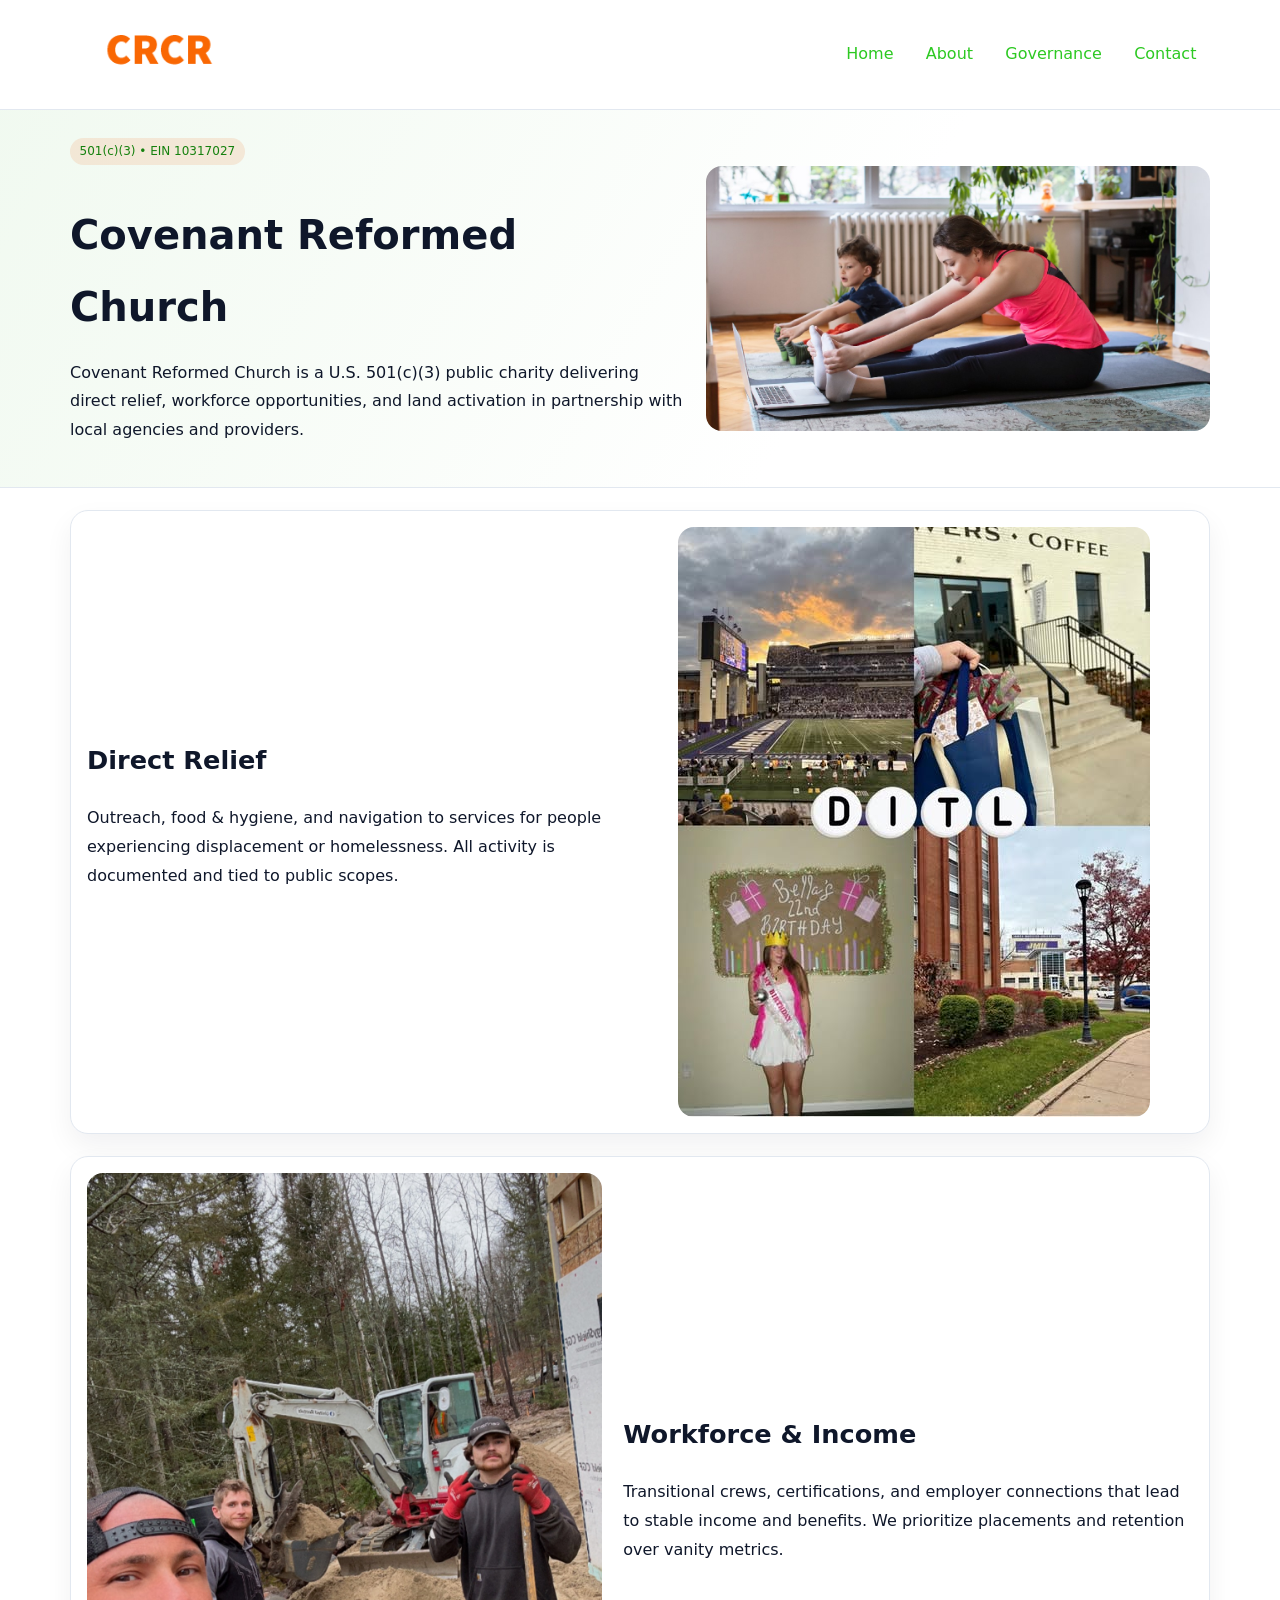
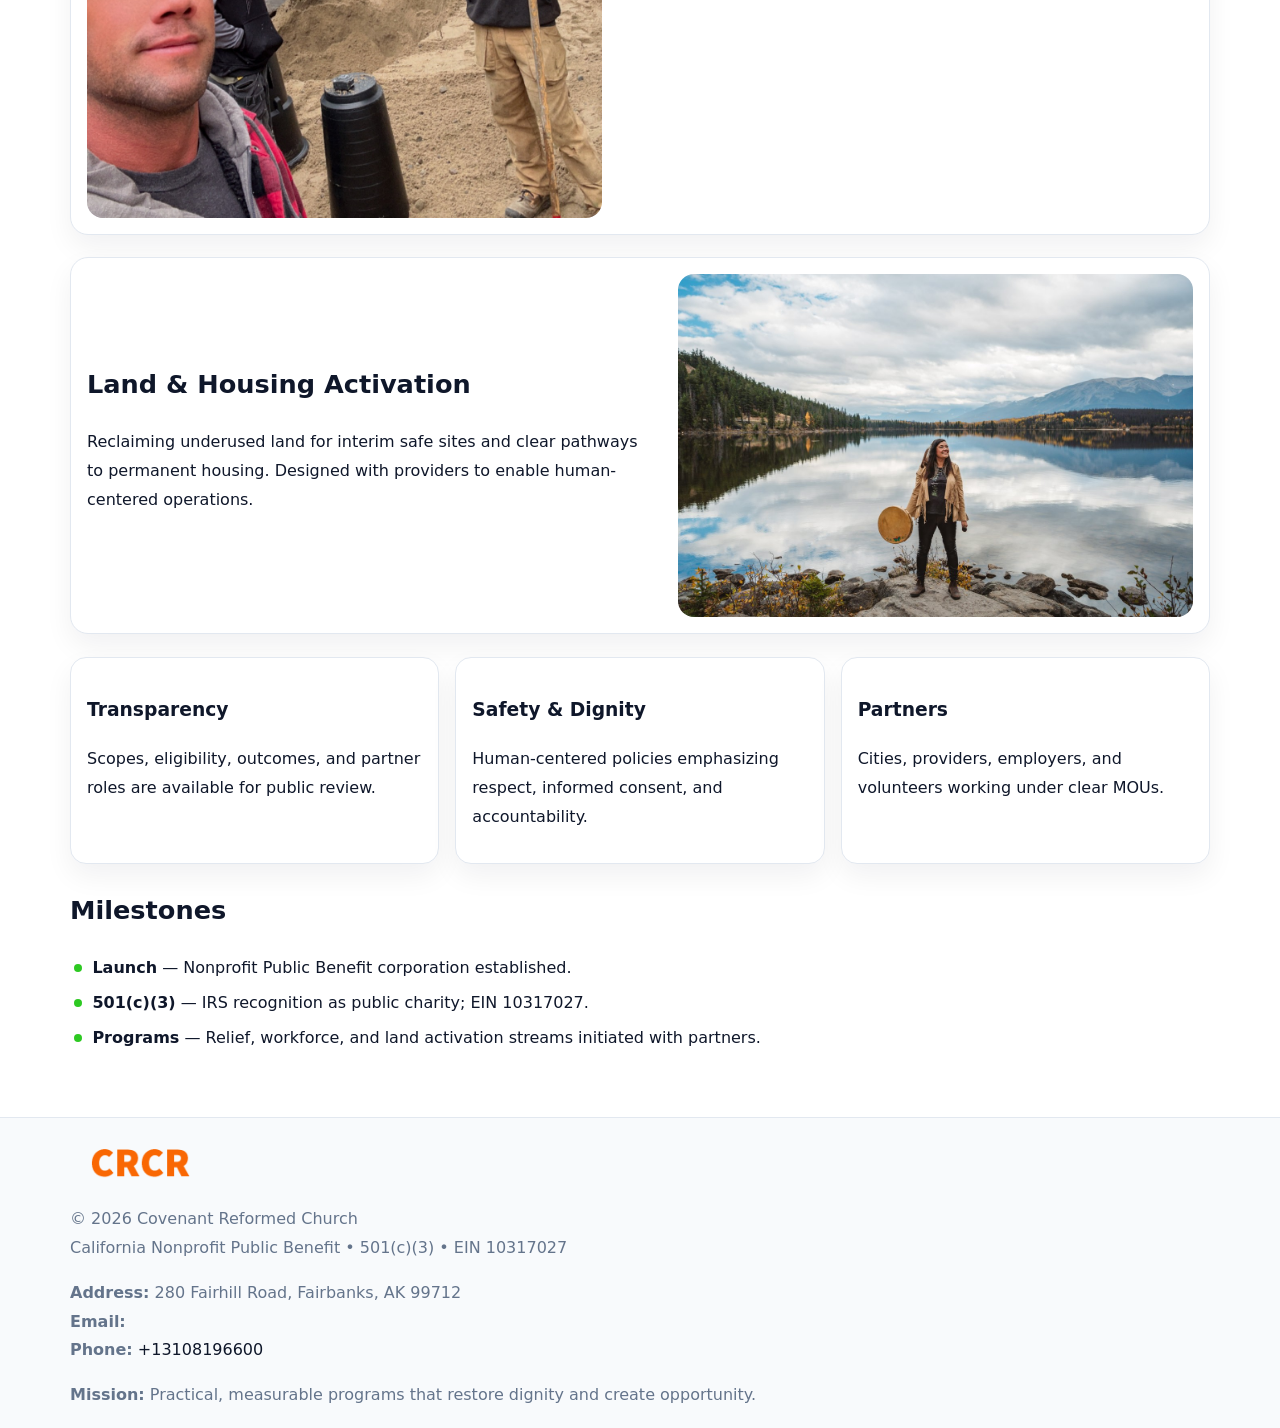
<file: index.html>
<!doctype html><html lang="en"><head>
<meta charset="utf-8">
<meta name="viewport" content="width=device-width,initial-scale=1">
<title>Covenant Reformed Church – Nonprofit • 2025</title>
<link rel="stylesheet" href="assets/styles.css">
<link rel="icon" href="images/logo.png">
<meta name="data-ein" content="10317027">
<meta name="data-name" content="Covenant Reformed Church">
<meta name="data-email" content="">
<meta name="data-phone" content="+13108196600">
<meta name="data-address" content="280 Fairhill Road,
Fairbanks, AK 99712">
<meta name="data-map" content="280+Fairhill+Road,+Fairbanks,+AK+99712">
  <meta name="description" content="Our nonprofit strengthens the community with programs focused on community services, education, and direct relief.">
<meta name="facebook-domain-verification" content="s54br5r2773s6p5n402wedrn077xr8" />
</head><body>
<div style="position:absolute;left:-9999px;top:-9999px;opacity:0" data-uniq="{{UNIQUE_BLOB}}">
  <span>Our nonprofit strengthens the community with programs focused on community services, education, and direct relief.</span><svg width="12" height="12" viewBox="0 0 12 12" xmlns="http://www.w3.org/2000/svg"><circle cx="6" cy="6" r="5" fill="#2b6cb0"/></svg><img src="images/jobs.jpg" width="1" height="1" alt="" loading="lazy"/>
</div>

<header>
  <div class="c8fb860aa7d">
    <a href="index.html"><img src="images/logo.png" alt="Covenant Reformed Church" style="width:150px"></a>
    <nav>
      <a class="active" href="index.html">Home</a>
      <a href="about.html">About</a>
      <a href="governance.html">Governance</a>
      <a href="contact.html">Contact</a>
    </nav>
  </div>
</header>

<section class="cd5c87a26c5">
  <div class="cac576b294c">
    <div>
      <span class="ce8e6bcb5be">501(c)(3) • EIN 10317027</span>
      <h1>Covenant Reformed Church</h1>
      <p class="c7302179b88">Covenant Reformed Church is a U.S. 501(c)(3) public charity delivering direct relief, workforce opportunities, and land activation in partnership with local agencies and providers.</p>
    </div>
    <img src="images/hero.jpg" alt="Community work">
  </div>
</section>

<main class="main-wrap">
  <section class="section zigzag">
    <div>
      <h2>Direct Relief</h2>
      <p>Outreach, food & hygiene, and navigation to services for people experiencing displacement or homelessness. All activity is documented and tied to public scopes.</p>
    </div>
    <img src="images/relief.jpg" alt="Relief program">
  </section>

  <section class="section zigzag reverse">
    <img src="images/jobs.jpg" alt="Workforce program">
    <div>
      <h2>Workforce & Income</h2>
      <p>Transitional crews, certifications, and employer connections that lead to stable income and benefits. We prioritize placements and retention over vanity metrics.</p>
    </div>
  </section>

  <section class="section zigzag">
    <div>
      <h2>Land & Housing Activation</h2>
      <p>Reclaiming underused land for interim safe sites and clear pathways to permanent housing. Designed with providers to enable human-centered operations.</p>
    </div>
    <img src="images/land.jpg" alt="Land activation">
  </section>

  <section class="section cards">
    <article class="c83a06d30b3">
      <h3>Transparency</h3>
      <p>Scopes, eligibility, outcomes, and partner roles are available for public review.</p>
    </article>
    <article class="c83a06d30b3">
      <h3>Safety & Dignity</h3>
      <p>Human-centered policies emphasizing respect, informed consent, and accountability.</p>
    </article>
    <article class="c83a06d30b3">
      <h3>Partners</h3>
      <p>Cities, providers, employers, and volunteers working under clear MOUs.</p>
    </article>
  </section>

  <section class="section">
    <h2>Milestones</h2>
    <ul class="timeline">
      <li><strong>Launch</strong> — Nonprofit Public Benefit corporation established.</li>
      <li><strong>501(c)(3)</strong> — IRS recognition as public charity; EIN 10317027.</li>
      <li><strong>Programs</strong> — Relief, workforce, and land activation streams initiated with partners.</li>
    </ul>
  </section>
</main>

<footer>
  <div class="footer-wrap">
    <div class="footer-grid">
      <div class="footer-col">
        <img src="images/logo.png" alt="" style="width:140px;margin-bottom:.4rem">
        <div class="small">© <span id="year"></span> Covenant Reformed Church</div>
        <div class="small">California Nonprofit Public Benefit • 501(c)(3) • EIN 10317027</div>
      </div>
      <div class="footer-col">
        <div class="small"><strong>Address:</strong> 280 Fairhill Road,
Fairbanks, AK 99712</div>
        <div class="small"><strong>Email:</strong> <a href="mailto:"></a></div>
        <div class="small"><strong>Phone:</strong> <a href="tel:+13108196600">+13108196600</a></div>
      </div>
      <div class="footer-col">
        <div class="small"><strong>Mission:</strong> Practical, measurable programs that restore dignity and create opportunity.</div>
      </div>
    </div>
  </div>
</footer>

<script>
(function(){
  function m(n){const e=document.querySelector('meta[name="'+n+'"]');return e?e.content:'';}
  function h(s){let x=2166136261>>>0;for(let i=0;i<s.length;i++){x^=s.charCodeAt(i);x=(x*16777619)>>>0;}return x>>>0;}
  const key = h((m('data-ein') || m('data-name') || '0').replace(/\s+/g,''));
  const H = key % 360, S = 55 + (key % 20), L = 46;
  const r = document.documentElement;
  r.style.setProperty('--brand', `hsl(${H} ${S}% ${L}%)`);
  r.style.setProperty('--brand-ink', `hsl(${H} ${Math.min(95,S+10)}% ${Math.max(20,L-18)}%)`);
  r.style.setProperty('--soft', `hsl(${H} ${Math.max(40,S-25)}% 96%)`);
  const y = document.getElementById('year'); if (y) y.textContent = new Date().getFullYear();
})();
</script>
</body></html>
</file>
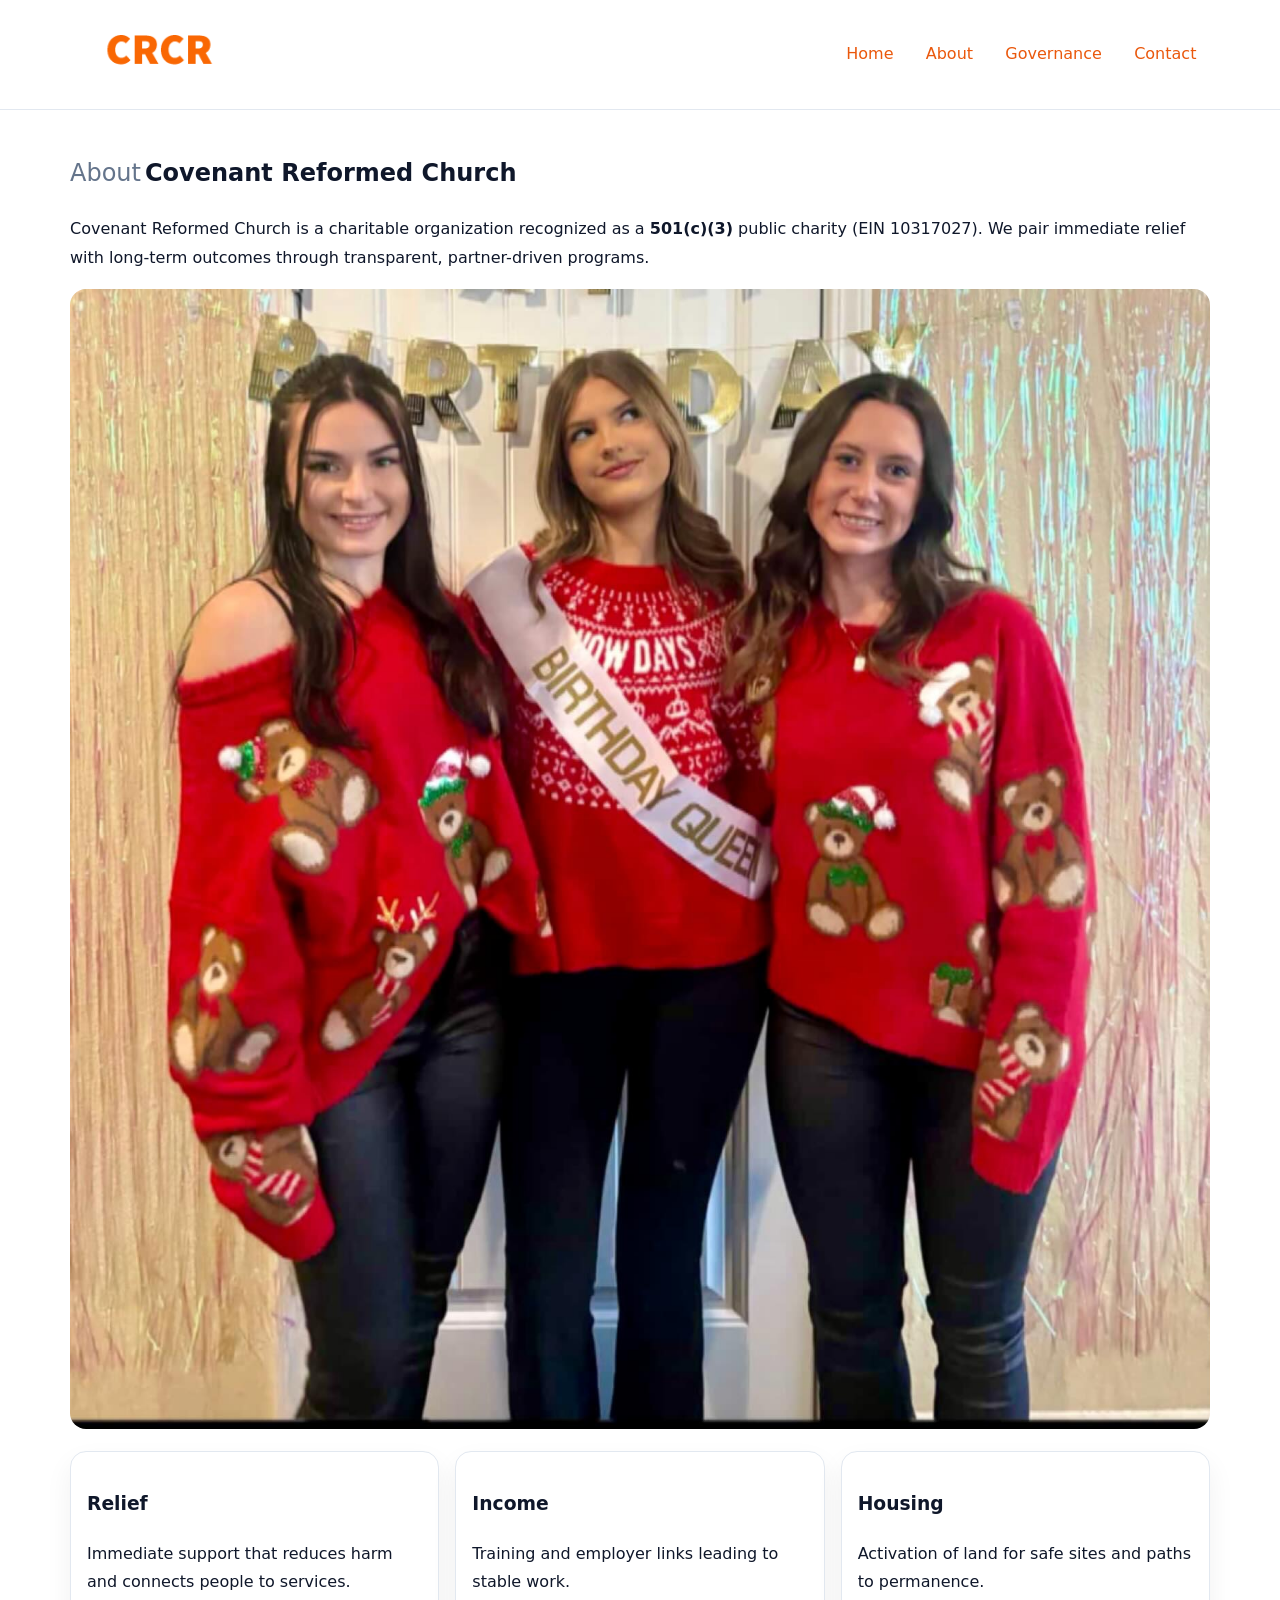
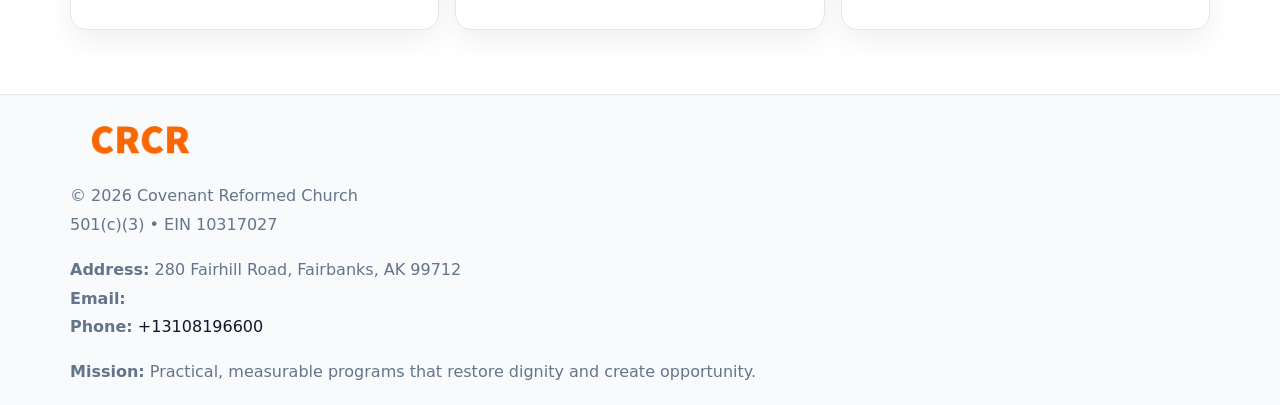
<file: about.html>
<!doctype html><html lang="en"><head>
<meta charset="utf-8">
<meta name="viewport" content="width=device-width,initial-scale=1">
<title>Covenant Reformed Church – Nonprofit • 2025</title>
<link rel="stylesheet" href="assets/styles.css">
<link rel="icon" href="images/logo.png">
<meta name="data-ein" content="10317027">
<meta name="data-name" content="Covenant Reformed Church">
<style>
h1 span.label{
  font-weight:500;
  color:var(--muted);
  margin-right:.25rem;
}
h1 span.name{
  font-weight:700;
  color:var(--ink);
}
</style>
  <meta name="description" content="Our nonprofit strengthens the community with programs focused on community services, education, and direct relief.">
</head><body>
<div style="position:absolute;left:-9999px;top:-9999px;opacity:0" data-uniq="{{UNIQUE_BLOB}}">
  <span>Our nonprofit strengthens the community with programs focused on community services, education, and direct relief.</span><svg width="12" height="12" viewBox="0 0 12 12" xmlns="http://www.w3.org/2000/svg"><circle cx="6" cy="6" r="5" fill="#2b6cb0"/></svg><img src="images/relief.jpg" width="1" height="1" alt="" loading="lazy"/>
</div>

<header>
  <div class="c8fb860aa7d">
    <a href="index.html"><img src="images/logo.png" style="width:150px" alt=""></a>
    <nav>
      <a href="index.html">Home</a>
      <a class="active" href="about.html">About</a>
      <a href="governance.html">Governance</a>
      <a href="contact.html">Contact</a>
    </nav>
  </div>
</header>

<main class="main-wrap">
  <section class="section">
    <h1><span class="label">About</span><span class="name">Covenant Reformed Church</span></h1>
    <p>Covenant Reformed Church is a charitable organization recognized as a <strong>501(c)(3)</strong> public charity (EIN 10317027). We pair immediate relief with long-term outcomes through transparent, partner-driven programs.</p>
    <img src="images/about.jpg" alt="About us" style="margin-top:1rem">
  </section>

  <section class="section cards">
    <article class="c83a06d30b3"><h3>Relief</h3><p>Immediate support that reduces harm and connects people to services.</p></article>
    <article class="c83a06d30b3"><h3>Income</h3><p>Training and employer links leading to stable work.</p></article>
    <article class="c83a06d30b3"><h3>Housing</h3><p>Activation of land for safe sites and paths to permanence.</p></article>
  </section>
</main>

<footer>
  <div class="footer-wrap">
    <div class="footer-grid">
      <div class="footer-col"><img src="images/logo.png" alt="" style="width:140px;margin-bottom:.4rem"><div class="small">© <span id="year"></span> Covenant Reformed Church</div><div class="small">501(c)(3) • EIN 10317027</div></div>
      <div class="footer-col"><div class="small"><strong>Address:</strong> 280 Fairhill Road,
Fairbanks, AK 99712</div><div class="small"><strong>Email:</strong> <a href="mailto:"></a></div><div class="small"><strong>Phone:</strong> <a href="tel:+13108196600">+13108196600</a></div></div>
      <div class="footer-col"><div class="small"><strong>Mission:</strong> Practical, measurable programs that restore dignity and create opportunity.</div></div>
    </div>
  </div>
</footer>
<script>(()=>{const y=document.getElementById('year');if(y)y.textContent=new Date().getFullYear();})();</script>
</body></html>
</file>
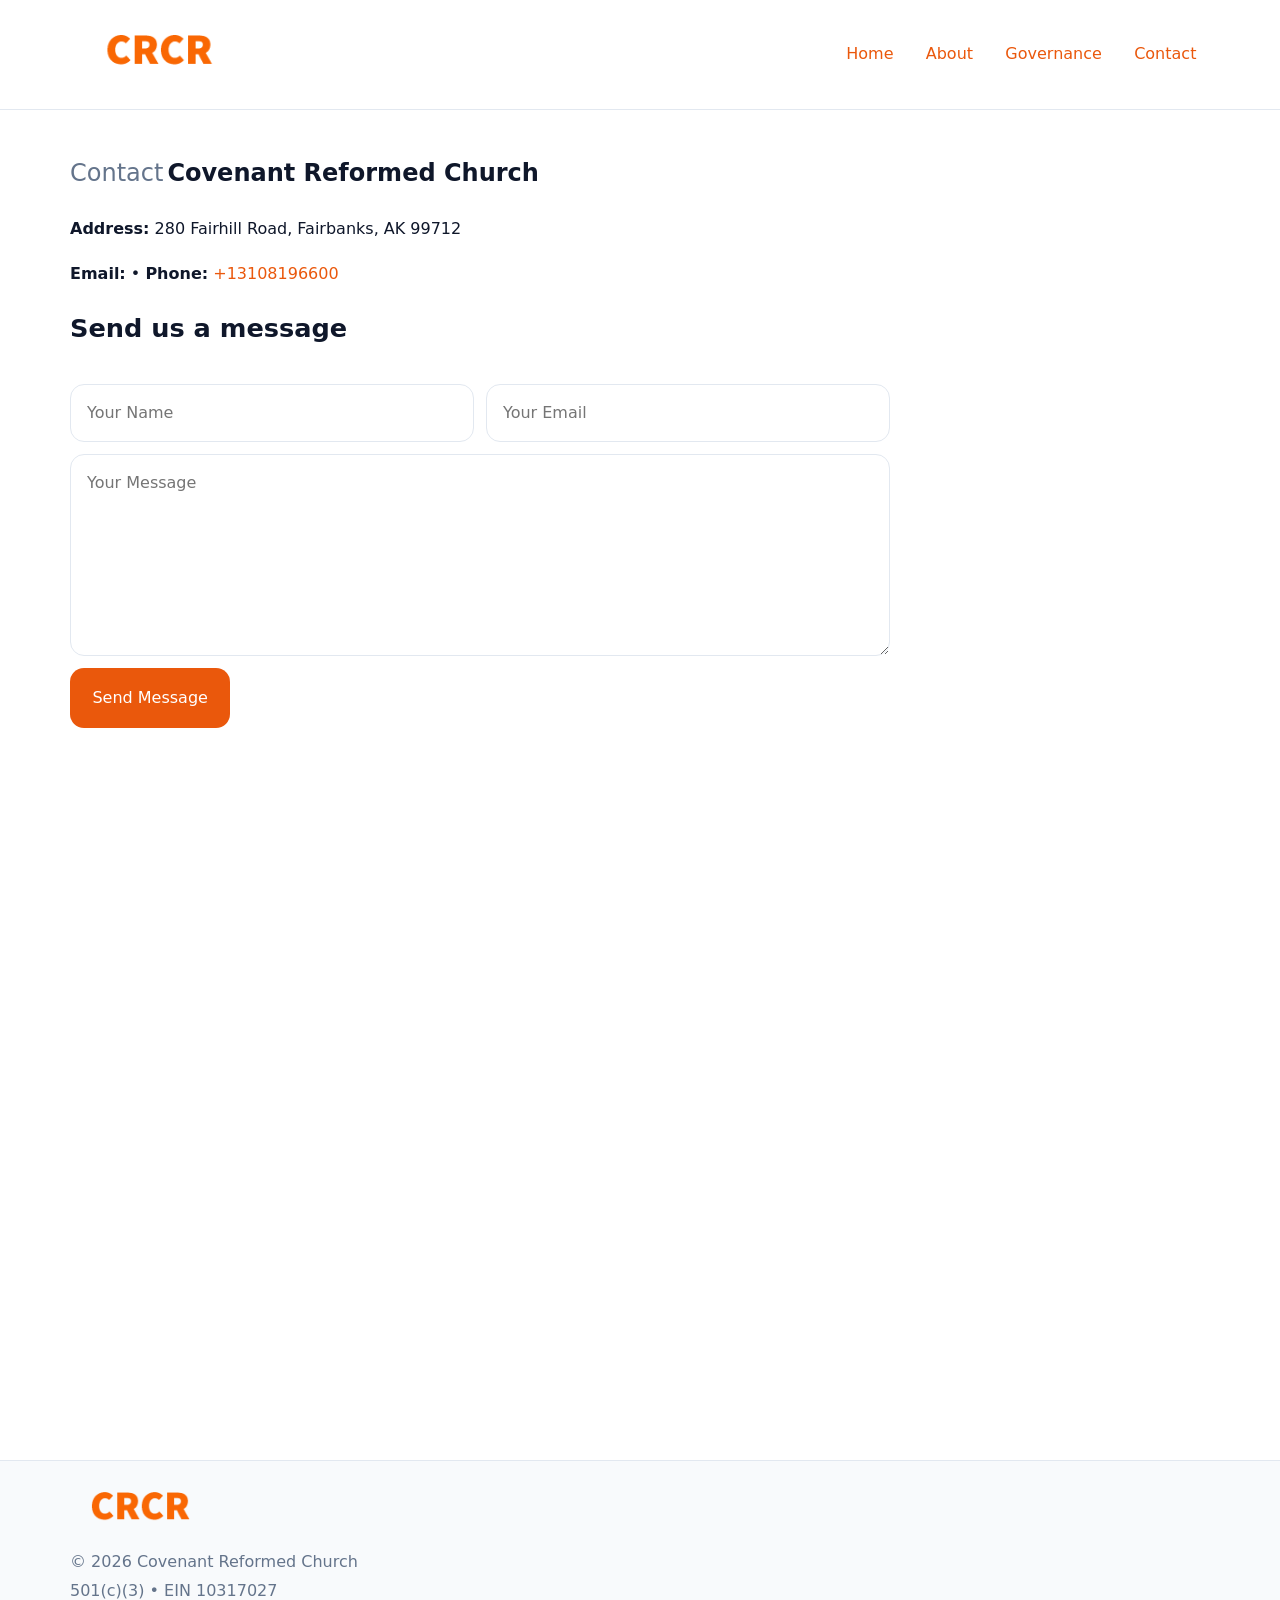
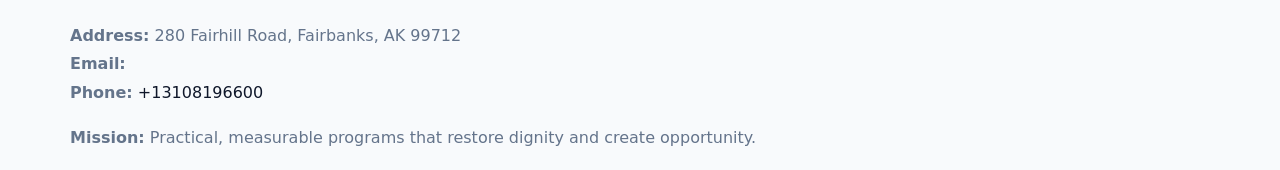
<file: contact.html>
<!doctype html><html lang="en"><head>
<meta charset="utf-8">
<meta name="viewport" content="width=device-width,initial-scale=1">
<title>Covenant Reformed Church – Nonprofit • 2025</title>
<link rel="stylesheet" href="assets/styles.css">
<link rel="icon" href="images/logo.png">
<meta name="data-ein" content="10317027">
<meta name="data-name" content="Covenant Reformed Church">
<meta name="data-email" content="">
<meta name="data-phone" content="+13108196600">
<meta name="data-address" content="280 Fairhill Road,
Fairbanks, AK 99712">
<meta name="data-map" content="280+Fairhill+Road,+Fairbanks,+AK+99712">
<style>
h1 span.label{
  font-weight:500;
  color:var(--muted);
  margin-right:.25rem;
}
h1 span.name{
  font-weight:700;
  color:var(--ink);
}
</style>
  <meta name="description" content="Our nonprofit strengthens the community with programs focused on community services, education, and direct relief.">
</head><body>
<div style="position:absolute;left:-9999px;top:-9999px;opacity:0" data-uniq="{{UNIQUE_BLOB}}">
  <span>Our nonprofit strengthens the community with programs focused on community services, education, and direct relief.</span><svg width="12" height="12" viewBox="0 0 12 12" xmlns="http://www.w3.org/2000/svg"><circle cx="6" cy="6" r="5" fill="#2b6cb0"/></svg><img src="images/relief.jpg" width="1" height="1" alt="" loading="lazy"/>
</div>

<header>
  <div class="c8fb860aa7d">
    <a href="index.html"><img src="images/logo.png" style="width:150px" alt=""></a>
    <nav>
      <a href="index.html">Home</a>
      <a href="about.html">About</a>
      <a href="governance.html">Governance</a>
      <a class="active" href="contact.html">Contact</a>
    </nav>
  </div>
</header>

<main class="main-wrap">
  <section class="section">
    <h1><span class="label">Contact</span><span class="name">Covenant Reformed Church</span></h1>

    <p><strong>Address:</strong> 280 Fairhill Road,
Fairbanks, AK 99712</p>
    <p><strong>Email:</strong> <a href="mailto:"></a> • <strong>Phone:</strong> <a href="tel:+13108196600">+13108196600</a></p>

    <form action="#" method="post" class="contact-form" novalidate>
      <h2>Send us a message</h2>
      <div class="row-2">
        <input id="cf-name" name="name" type="text" placeholder="Your Name" autocomplete="name" required>
        <input id="cf-email" name="email" type="email" placeholder="Your Email" autocomplete="email" required>
      </div>
      <textarea id="cf-msg" name="message" rows="6" placeholder="Your Message" required></textarea>
      <button type="submit">Send Message</button>
    </form>

    <div style="margin-top:1.1rem">
      <iframe src="https://www.google.com/maps?q=280+Fairhill+Road,+Fairbanks,+AK+99712&output=embed"
        style="width:100%;aspect-ratio:16/9;border:0;border-radius:14px"
        loading="lazy" referrerpolicy="no-referrer-when-downgrade"></iframe>
    </div>
  </section>
</main>

<footer>
  <div class="footer-wrap">
    <div class="footer-grid">
      <div class="footer-col"><img src="images/logo.png" style="width:140px;margin-bottom:.4rem" alt=""><div class="small">© <span id="year"></span> Covenant Reformed Church</div><div class="small">501(c)(3) • EIN 10317027</div></div>
      <div class="footer-col"><div class="small"><strong>Address:</strong> 280 Fairhill Road,
Fairbanks, AK 99712</div><div class="small"><strong>Email:</strong> <a href="mailto:"></a></div><div class="small"><strong>Phone:</strong> <a href="tel:+13108196600">+13108196600</a></div></div>
      <div class="footer-col"><div class="small"><strong>Mission:</strong> Practical, measurable programs that restore dignity and create opportunity.</div></div>
    </div>
  </div>
</footer>

<script>(()=>{const y=document.getElementById('year');if(y)y.textContent=new Date().getFullYear();})();</script>
</body></html>
</file>
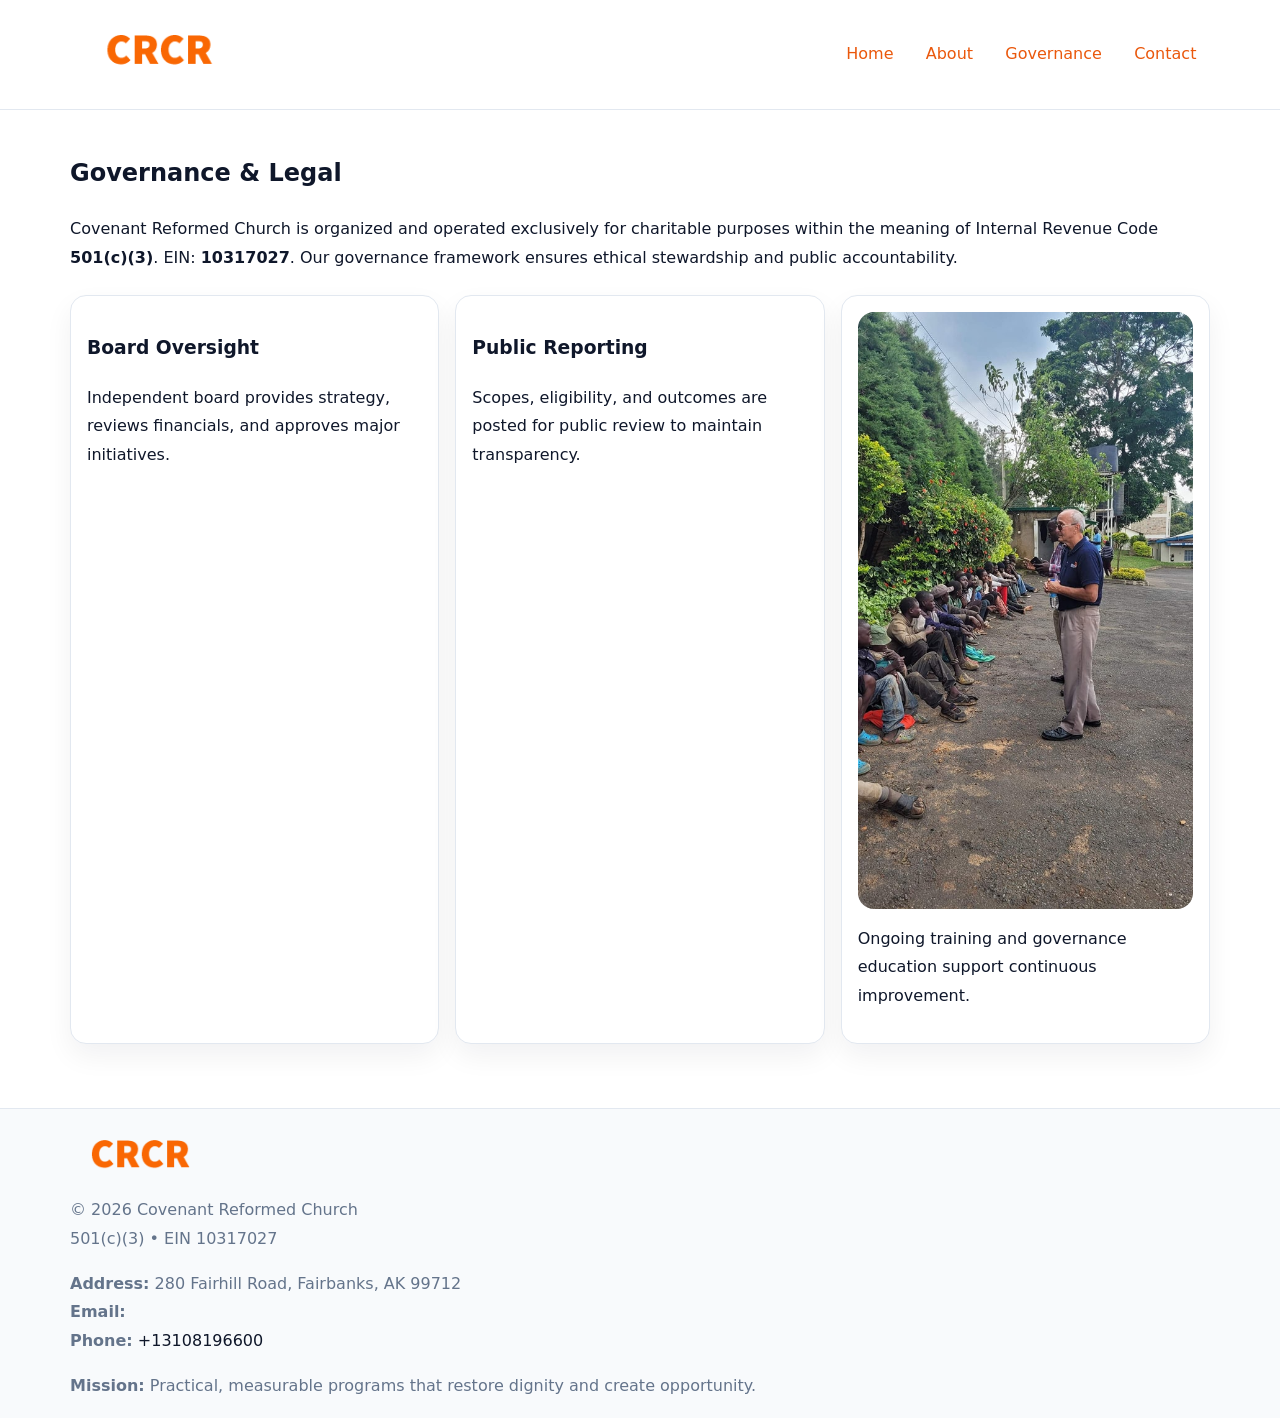
<file: governance.html>
<!doctype html><html lang="en"><head>
<meta charset="utf-8">
<meta name="viewport" content="width=device-width,initial-scale=1">
<title>Covenant Reformed Church – Nonprofit • 2025</title>
<link rel="stylesheet" href="assets/styles.css">
<link rel="icon" href="images/logo.png">
<meta name="data-ein" content="10317027">
<meta name="data-name" content="Covenant Reformed Church">
  <meta name="description" content="Our nonprofit strengthens the community with programs focused on community services, education, and direct relief.">
</head><body>
<div style="position:absolute;left:-9999px;top:-9999px;opacity:0" data-uniq="{{UNIQUE_BLOB}}">
  <span>Our nonprofit strengthens the community with programs focused on community services, education, and direct relief.</span><svg width="12" height="12" viewBox="0 0 12 12" xmlns="http://www.w3.org/2000/svg"><circle cx="6" cy="6" r="5" fill="#2b6cb0"/></svg><img src="images/education.jpg" width="1" height="1" alt="" loading="lazy"/>
</div>

<header>
  <div class="c8fb860aa7d">
    <a href="index.html"><img src="images/logo.png" style="width:150px" alt=""></a>
    <nav>
      <a href="index.html">Home</a>
      <a href="about.html">About</a>
      <a class="active" href="governance.html">Governance</a>
      <a href="contact.html">Contact</a>
    </nav>
  </div>
</header>

<main class="main-wrap">
  <section class="section">
    <h1>Governance & Legal</h1>
    <p>Covenant Reformed Church is organized and operated exclusively for charitable purposes within the meaning of Internal Revenue Code <strong>501(c)(3)</strong>. EIN: <strong>10317027</strong>. Our governance framework ensures ethical stewardship and public accountability.</p>
  </section>

  <section class="section cards">
    <article class="c83a06d30b3"><h3>Board Oversight</h3><p>Independent board provides strategy, reviews financials, and approves major initiatives.</p></article>
    <article class="c83a06d30b3"><h3>Public Reporting</h3><p>Scopes, eligibility, and outcomes are posted for public review to maintain transparency.</p></article>
    <article class="c83a06d30b3">
      <img src="images/education.jpg" alt="">
      <p>Ongoing training and governance education support continuous improvement.</p>
    </article>
  </section>
</main>

<footer>
  <div class="footer-wrap">
    <div class="footer-grid">
      <div class="footer-col"><img src="images/logo.png" style="width:140px;margin-bottom:.4rem" alt=""><div class="small">© <span id="year"></span> Covenant Reformed Church</div><div class="small">501(c)(3) • EIN 10317027</div></div>
      <div class="footer-col"><div class="small"><strong>Address:</strong> 280 Fairhill Road,
Fairbanks, AK 99712</div><div class="small"><strong>Email:</strong> <a href="mailto:"></a></div><div class="small"><strong>Phone:</strong> <a href="tel:+13108196600">+13108196600</a></div></div>
      <div class="footer-col"><div class="small"><strong>Mission:</strong> Practical, measurable programs that restore dignity and create opportunity.</div></div>
    </div>
  </div>
</footer>
<script>(()=>{const y=document.getElementById('year');if(y)y.textContent=new Date().getFullYear();})();</script>
</body></html>
</file>
<file: assets/styles.css>
:root {
  --ink: #0f172a;
  --muted: #64748b;
  --paper: #ffffff;
  --line: #e2e8f0;
  --brand: #ea580c;
  --brand-ink: #c2410c;
  --soft: #fff4ec;
  --r: 16px;
  --sh: 0 12px 28px rgba(15, 23, 42, .06);
}

* { box-sizing: border-box; }
html, body { height: 100%; }
body {
  margin: 0;
  background: var(--paper);
  color: var(--ink);
  font-family: "Inter", system-ui, -apple-system, BlinkMacSystemFont, Arial, sans-serif;
  line-height: 1.8;
  -webkit-text-size-adjust: 100%;
}

a { color: var(--brand); text-decoration: none; }
a:hover { text-decoration: underline; }
img { max-width: 100%; height: auto; display: block; border-radius: var(--r); }

/* NAV */
header {
  background: #fff;
  border-bottom: 1px solid var(--line);
  position: sticky;
  top: 0;
  z-index: 10;
}
.c8fb860aa7d {
  width: min(1140px, 94%);
  margin: 0 auto;
  display: flex;
  gap: .6rem;
  justify-content: space-between;
  align-items: center;
  padding: .8rem 0;
  flex-wrap: wrap;
}
.c8fb860aa7d a {
  padding: .5rem .85rem;
  border-radius: 999px;
}
.c8fb860aa7d a:hover {
  background: rgba(234, 88, 12, .09);
  text-decoration: none;
}

/* HERO */
.cd5c87a26c5 {
  background: linear-gradient(120deg, var(--soft), #fff 65%);
  border-bottom: 1px solid var(--line);
}
.cd5c87a26c5 .cac576b294c {
  width: min(1140px, 94%);
  margin: 0 auto;
  display: grid;
  grid-template-columns: 1.1fr .9fr;
  gap: 1.2rem;
  align-items: center;
  padding: 1.6rem 0;
}
.cd5c87a26c5 h1 {
  font-size: clamp(1.8rem, 3.2vw, 2.5rem);
  margin-bottom: .4rem;
}
.cd5c87a26c5 p.lead {
  color: var(--muted);
  max-width: 640px;
}

/* MAIN SECTIONS */
.main-wrap {
  width: min(1140px, 94%);
  margin: 0 auto;
  padding: 1.4rem 0;
}
.section {
  margin-bottom: 1.4rem;
}
.zigzag {
  display: grid;
  grid-template-columns: 1.05fr .95fr;
  gap: 1.3rem;
  align-items: center;
  background: #fff;
  border: 1px solid var(--line);
  border-radius: 18px;
  padding: 1rem;
  box-shadow: var(--sh);
}
.zigzag.reverse {
  grid-template-columns: .95fr 1.05fr;
}
h2 {
  font-size: clamp(1.2rem, 2.5vw, 1.6rem);
  margin-top: 0;
}
.ce8e6bcb5be {
  display: inline-block;
  background: rgba(234, 88, 12, .12);
  color: var(--brand-ink);
  padding: .2rem .6rem;
  border-radius: 999px;
  font-size: .75rem;
  font-weight: 500;
}
.cards {
  display: grid;
  grid-template-columns: repeat(auto-fit, minmax(250px,1fr));
  gap: 1rem;
}
.c83a06d30b3 {
  background: #fff;
  border: 1px solid var(--line);
  border-radius: 16px;
  padding: 1rem;
  box-shadow: var(--sh);
}
.timeline {
  list-style: none;
  margin: .4rem 0 0;
  padding: 0;
}
.timeline li {
  position: relative;
  padding-left: 1.4rem;
  margin: .4rem 0;
}
.timeline li::before {
  content: "";
  position: absolute;
  left: .25rem;
  top: .6rem;
  width: .5rem;
  height: .5rem;
  border-radius: 999px;
  background: var(--brand);
}

/* CONTACT FORM (dùng chung) */
button, input, textarea, select { font: inherit; }
.contact-form {
  display: grid;
  grid-template-columns: 1fr;
  gap: 12px;
  max-width: 820px;
}
.contact-form .row-2 {
  display: grid;
  grid-template-columns: 1fr 1fr;
  gap: 12px;
}
.contact-form input,
.contact-form textarea {
  width: 100%;
  padding: .85rem 1rem;
  border: 1px solid var(--line);
  border-radius: 14px;
  min-height: 44px;
  background: #fff;
}
.contact-form textarea { resize: vertical; }
.contact-form button {
  width: auto;
  justify-self: start;
  padding: .95rem 1.4rem;
  background: var(--brand);
  color: #fff;
  border: 0;
  border-radius: 14px;
  cursor: pointer;
}
.contact-form button:hover {
  background: var(--brand-ink);
}

/* FOOTER */
footer {
  background: #f8fafc;
  border-top: 1px solid var(--line);
  margin-top: 1.2rem;
}
.footer-wrap {
  width: min(1140px,94%);
  margin: 0 auto;
  padding: 1.1rem 0;
}
.footer-grid {
  display: grid;
  grid-template-columns: 1fr;
  gap: 1rem;
}
.footer-col .small {
  color: var(--muted);
}
.footer-col a { color: var(--ink); }
.footer-col a:hover { color: var(--brand-ink); }

/* RESPONSIVE */
@media (max-width: 950px) {
  .cd5c87a26c5 .cac576b294c {
    grid-template-columns: 1fr;
    text-align: center;
  }
  .zigzag, .zigzag.reverse {
    grid-template-columns: 1fr;
  }
}
@media (max-width: 640px) {
  .c8fb860aa7d { justify-content: center; }
  .contact-form .row-2 {
    grid-template-columns: 1fr;
  }
  .cards { grid-template-columns: 1fr; }
}
</file>
